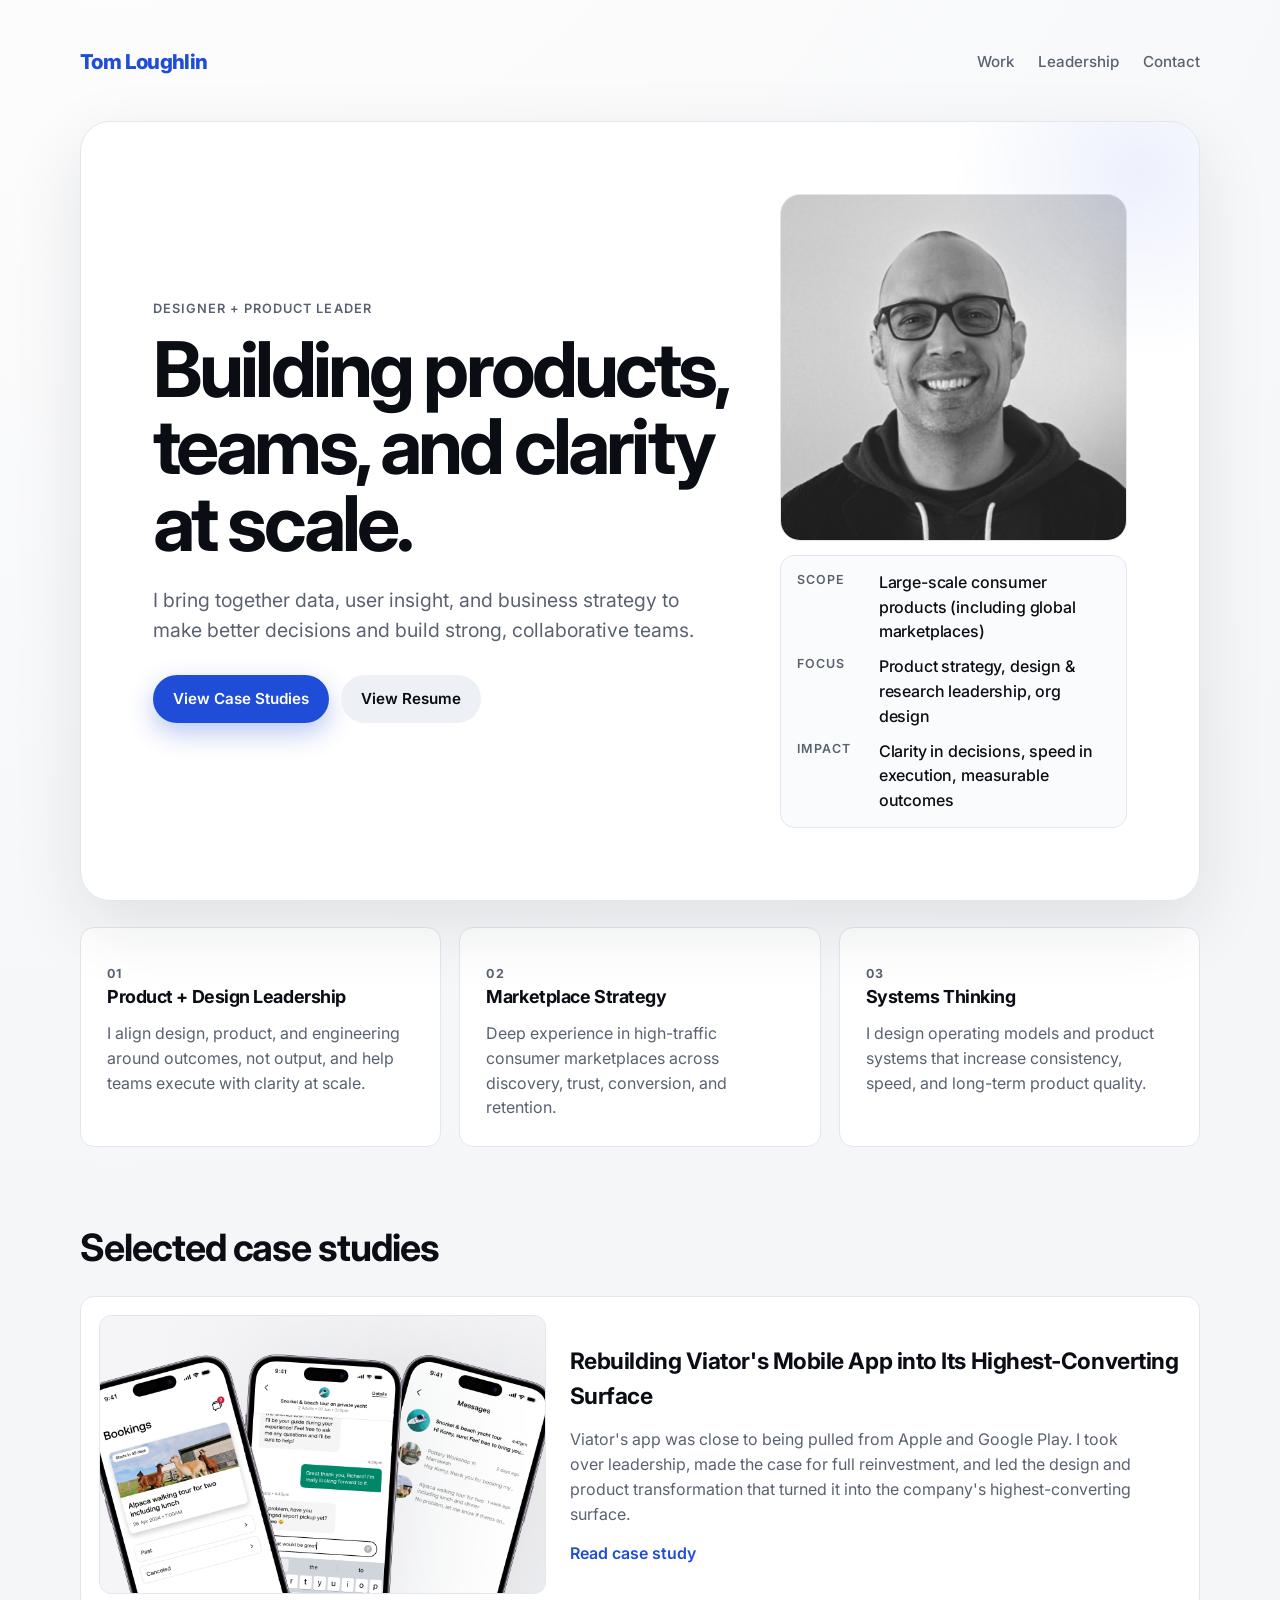
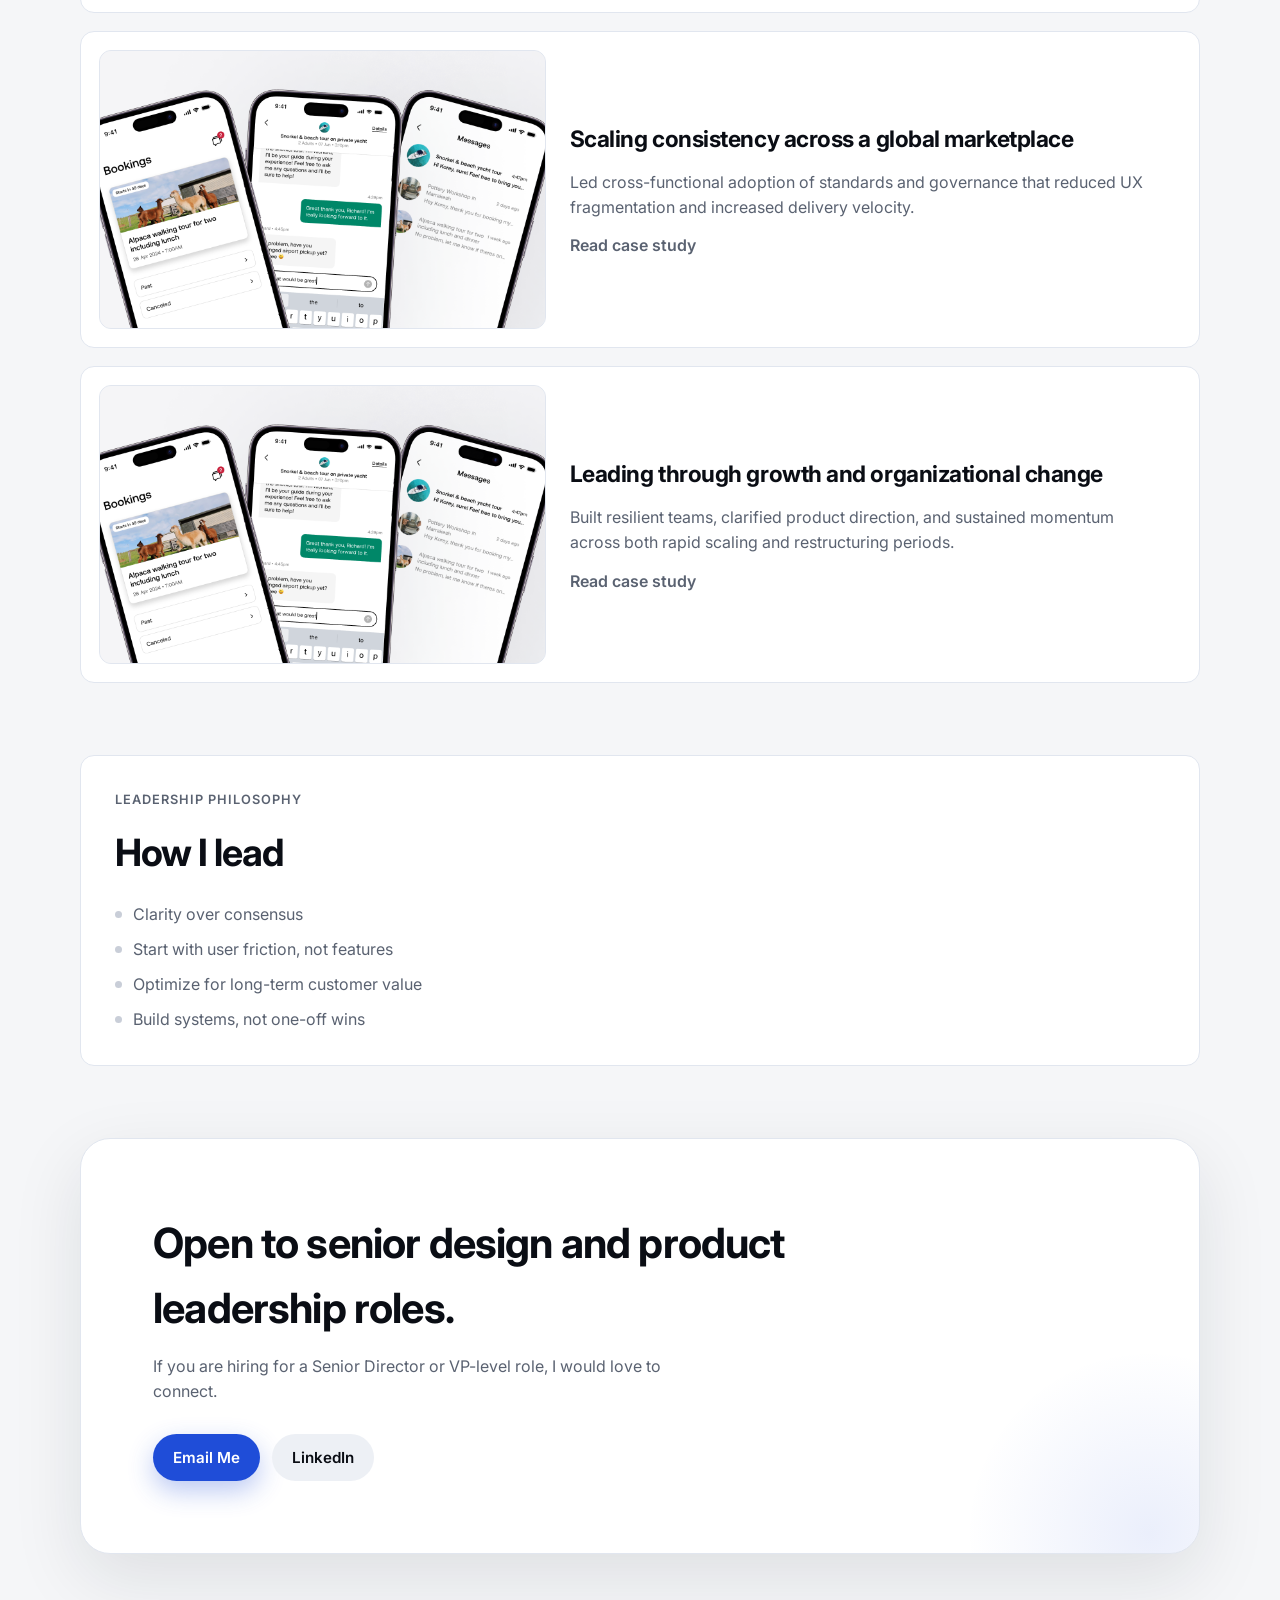
<file: index.html>
<!doctype html>
<html lang="en">
  <head>
    <meta charset="UTF-8" />
    <meta name="viewport" content="width=device-width, initial-scale=1.0" />
    <title>Tom Loughlin | Design + Product Leadership</title>
    <meta
      name="description"
      content="Portfolio site showcasing design and product leadership, marketplace strategy, and systems-level impact."
    />
    <link rel="preconnect" href="https://fonts.googleapis.com" />
    <link rel="preconnect" href="https://fonts.gstatic.com" crossorigin />
    <link
      href="https://fonts.googleapis.com/css2?family=Inter:wght@400;500;600;700;800&display=swap"
      rel="stylesheet"
    />
    <link rel="stylesheet" href="styles.css" />
  </head>
  <body>
    <div class="page-shell">
      <header class="site-header">
        <a class="brand" href="index.html" aria-label="Tom Loughlin — home">Tom Loughlin</a>
        <button
          class="nav-toggle"
          type="button"
          aria-expanded="false"
          aria-controls="site-nav"
        >
          <span class="sr-only">Menu</span>
          <span class="nav-toggle-bars" aria-hidden="true"></span>
        </button>
        <nav id="site-nav" class="main-nav" aria-label="Main">
          <a href="#work">Work</a>
          <a href="#leadership">Leadership</a>
          <a href="#contact">Contact</a>
        </nav>
      </header>

      <main>
        <section class="hero">
          <div class="hero-intro">
            <p class="eyebrow">Designer + Product Leader</p>
            <h1>
              Building products, teams, and clarity at scale.
            </h1>
            <p class="hero-copy">
              I bring together data, user insight, and business strategy to
              make better decisions and build strong, collaborative teams.
            </p>
            <div class="hero-actions">
              <a class="button button-primary" href="#work">View Case Studies</a>
              <a class="button button-secondary" href="#contact">View Resume</a>
            </div>
          </div>
          <aside class="hero-profile" aria-label="Portrait and highlights">
            <div class="profile-frame">
              <img
                src="assets/headshot.png"
                alt="Portrait of Tom Loughlin"
              />
            </div>
            <dl class="profile-stats">
              <div>
                <dt>Scope</dt>
                <dd>Large-scale consumer products (including global marketplaces)</dd>
              </div>
              <div>
                <dt>Focus</dt>
                <dd>Product strategy, design &amp; research leadership, org design</dd>
              </div>
              <div>
                <dt>Impact</dt>
                <dd>Clarity in decisions, speed in execution, measurable outcomes</dd>
              </div>
            </dl>
          </aside>
        </section>

        <section id="leadership" class="pillars">
          <article class="pillar-card">
            <p class="pillar-index">01</p>
            <h2>Product + Design Leadership</h2>
            <p>
              I align design, product, and engineering around outcomes, not
              output, and help teams execute with clarity at scale.
            </p>
          </article>
          <article class="pillar-card">
            <p class="pillar-index">02</p>
            <h2>Marketplace Strategy</h2>
            <p>
              Deep experience in high-traffic consumer marketplaces across
              discovery, trust, conversion, and retention.
            </p>
          </article>
          <article class="pillar-card">
            <p class="pillar-index">03</p>
            <h2>Systems Thinking</h2>
            <p>
              I design operating models and product systems that increase
              consistency, speed, and long-term product quality.
            </p>
          </article>
        </section>

        <section id="work" class="work">
          <div class="section-header">
            <h2>Selected case studies</h2>
          </div>
          <div class="case-study-grid">
            <a
              class="case-study-card"
              href="case-study-viator.html"
              aria-label="Read case study: Rebuilding Viator's Mobile App into Its Highest-Converting Surface"
            >
              <span class="case-study-thumb">
                <img
                  src="assets/case-study-thumb.png"
                  alt=""
                />
              </span>
              <span class="case-study-content">
                <h3>Rebuilding Viator's Mobile App into Its Highest-Converting Surface</h3>
                <p>
                  Viator's app was close to being pulled from Apple and Google
                  Play. I took over leadership, made the case for full
                  reinvestment, and led the design and product transformation that
                  turned it into the company's highest-converting surface.
                </p>
                <span class="case-study-cta">Read case study</span>
              </span>
            </a>

            <div class="case-study-card case-study-card--unavailable">
              <span class="case-study-thumb">
                <img
                  src="assets/case-study-thumb.png"
                  alt=""
                />
              </span>
              <span class="case-study-content">
                <h3>Scaling consistency across a global marketplace</h3>
                <p>
                  Led cross-functional adoption of standards and governance that
                  reduced UX fragmentation and increased delivery velocity.
                </p>
                <span class="case-study-cta">Read case study</span>
              </span>
            </div>

            <div class="case-study-card case-study-card--unavailable">
              <span class="case-study-thumb">
                <img
                  src="assets/case-study-thumb.png"
                  alt=""
                />
              </span>
              <span class="case-study-content">
                <h3>Leading through growth and organizational change</h3>
                <p>
                  Built resilient teams, clarified product direction, and sustained
                  momentum across both rapid scaling and restructuring periods.
                </p>
                <span class="case-study-cta">Read case study</span>
              </span>
            </div>
          </div>
        </section>

        <section class="principles">
          <div class="section-header">
            <p class="eyebrow">Leadership Philosophy</p>
            <h2>How I lead</h2>
          </div>
          <ul>
            <li>Clarity over consensus</li>
            <li>Start with user friction, not features</li>
            <li>Optimize for long-term customer value</li>
            <li>Build systems, not one-off wins</li>
          </ul>
        </section>

        <section id="contact" class="contact">
          <h2>Open to senior design and product leadership roles.</h2>
          <p>
            If you are hiring for a Senior Director or VP-level role, I would
            love to connect.
          </p>
          <div class="hero-actions">
            <a class="button button-primary" href="mailto:hello@example.com">
              Email Me
            </a>
            <a class="button button-secondary" href="#" target="_blank" rel="noreferrer">
              LinkedIn
            </a>
          </div>
        </section>
      </main>
    </div>
    <script src="main.js" defer></script>
  </body>
</html>
</file>
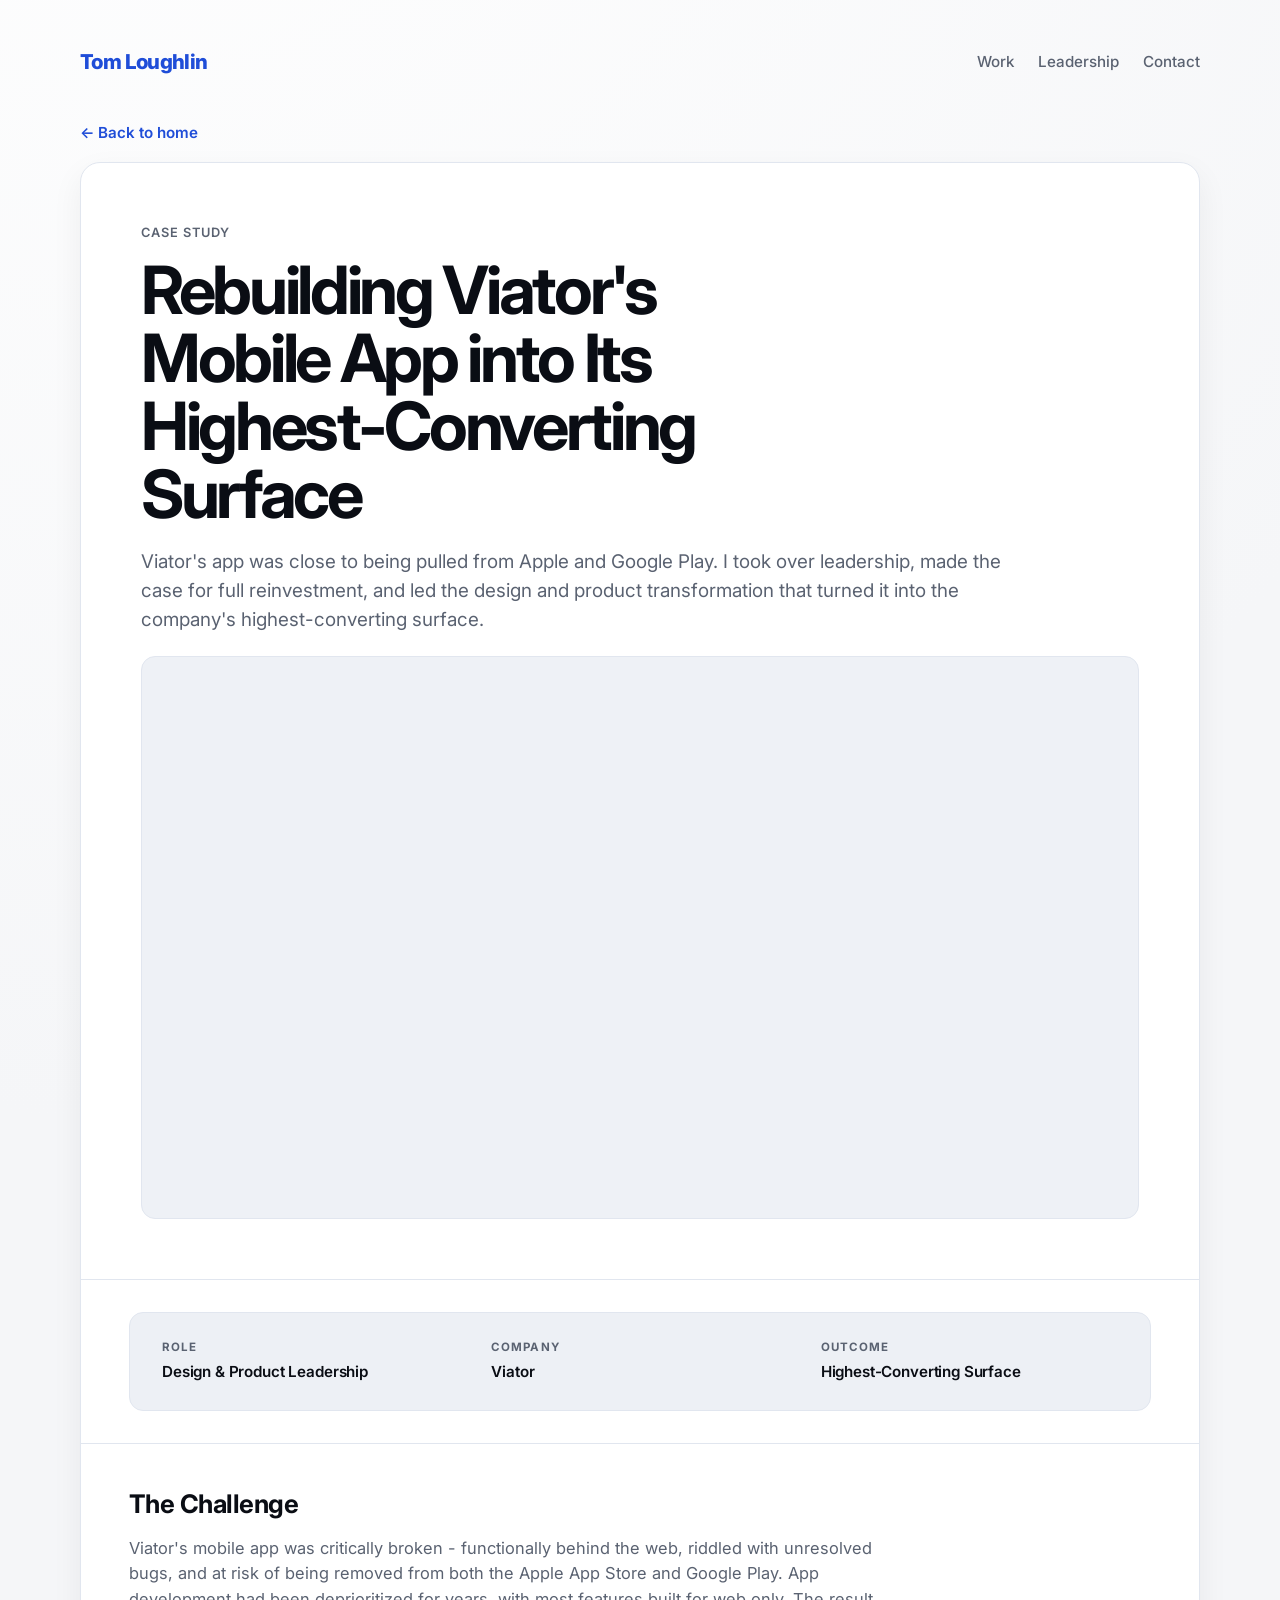
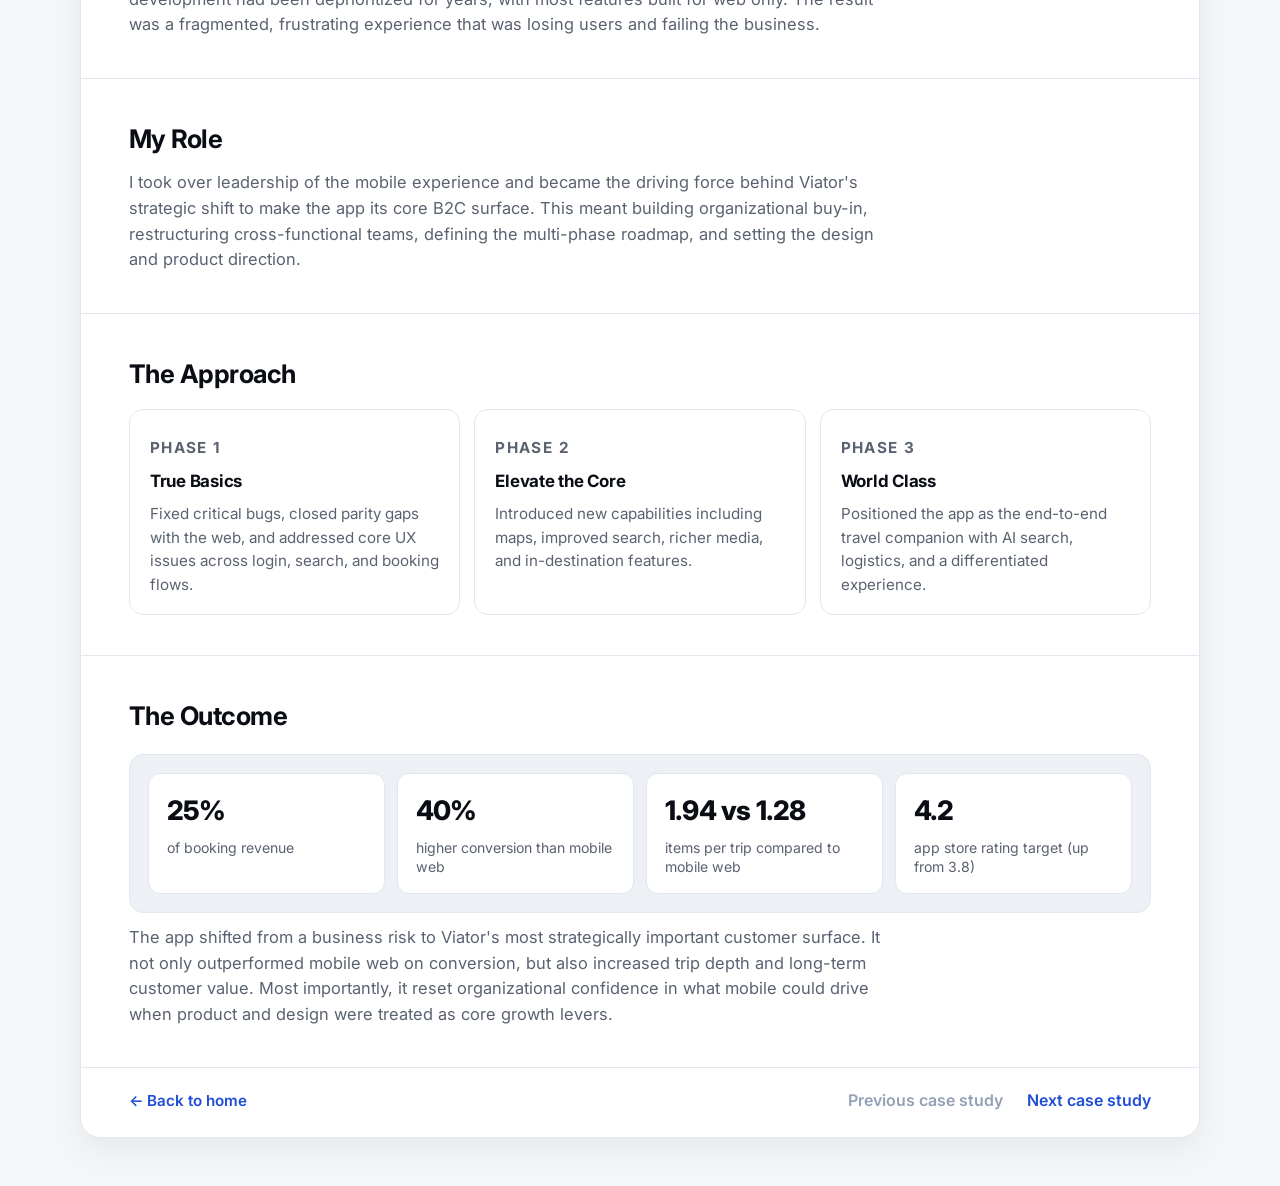
<file: case-study-viator.html>
<!doctype html>
<html lang="en">
  <head>
    <meta charset="UTF-8" />
    <meta name="viewport" content="width=device-width, initial-scale=1.0" />
    <title>Case Study | Rebuilding Viator's Mobile App</title>
    <meta
      name="description"
      content="Case study draft for rebuilding Viator's mobile app into its highest-converting surface."
    />
    <link rel="preconnect" href="https://fonts.googleapis.com" />
    <link rel="preconnect" href="https://fonts.gstatic.com" crossorigin />
    <link
      href="https://fonts.googleapis.com/css2?family=Inter:wght@400;500;600;700;800&display=swap"
      rel="stylesheet"
    />
    <link rel="stylesheet" href="styles.css" />
  </head>
  <body>
    <div class="page-shell">
      <header class="site-header">
        <a class="brand" href="index.html" aria-label="Tom Loughlin — home">Tom Loughlin</a>
        <button
          class="nav-toggle"
          type="button"
          aria-expanded="false"
          aria-controls="site-nav"
        >
          <span class="sr-only">Menu</span>
          <span class="nav-toggle-bars" aria-hidden="true"></span>
        </button>
        <nav id="site-nav" class="main-nav" aria-label="Main">
          <a href="index.html#work">Work</a>
          <a href="index.html#leadership">Leadership</a>
          <a href="index.html#contact">Contact</a>
        </nav>
      </header>

      <main class="case-study-page">
        <a class="case-study-back" href="index.html">← Back to home</a>

        <article class="case-study-panel">
        <section class="case-study-hero">
          <p class="eyebrow">Case Study</p>
          <h1>Rebuilding Viator's Mobile App into Its Highest-Converting Surface</h1>
          <p class="case-study-intro">
            Viator's app was close to being pulled from Apple and Google Play. I took over
            leadership, made the case for full reinvestment, and led the design and product
            transformation that turned it into the company's highest-converting surface.
          </p>
          <div class="case-study-hero-video">
            <video autoplay muted loop playsinline preload="metadata">
              <source src="assets/explore-2.mp4" type="video/mp4" />
              <source src="assets/explore (2).mov" type="video/quicktime" />
              Your browser does not support embedded video.
            </video>
          </div>
        </section>

        <section class="context-strip case-study-callout" aria-label="Case study context">
          <div class="context-item">
            <p class="context-label">Role</p>
            <p class="context-value">Design &amp; Product Leadership</p>
          </div>
          <div class="context-item">
            <p class="context-label">Company</p>
            <p class="context-value">Viator</p>
          </div>
          <div class="context-item">
            <p class="context-label">Outcome</p>
            <p class="context-value">Highest-Converting Surface</p>
          </div>
        </section>

        <section class="case-study-block">
          <h2>The Challenge</h2>
          <p>
            Viator's mobile app was critically broken - functionally behind the web, riddled with
            unresolved bugs, and at risk of being removed from both the Apple App Store and Google
            Play. App development had been deprioritized for years, with most features built for
            web only. The result was a fragmented, frustrating experience that was losing users and
            failing the business.
          </p>
        </section>

        <section class="case-study-block">
          <h2>My Role</h2>
          <p>
            I took over leadership of the mobile experience and became the driving force behind
            Viator's strategic shift to make the app its core B2C surface. This meant building
            organizational buy-in, restructuring cross-functional teams, defining the multi-phase
            roadmap, and setting the design and product direction.
          </p>
        </section>

        <section class="case-study-block">
          <h2>The Approach</h2>
          <div class="approach-grid">
            <article class="phase-card case-study-callout">
              <p class="phase-label">Phase 1</p>
              <h3>True Basics</h3>
              <p>
                Fixed critical bugs, closed parity gaps with the web, and addressed core UX issues
                across login, search, and booking flows.
              </p>
            </article>

            <article class="phase-card case-study-callout">
              <p class="phase-label">Phase 2</p>
              <h3>Elevate the Core</h3>
              <p>
                Introduced new capabilities including maps, improved search, richer media, and
                in-destination features.
              </p>
            </article>

            <article class="phase-card case-study-callout">
              <p class="phase-label">Phase 3</p>
              <h3>World Class</h3>
              <p>
                Positioned the app as the end-to-end travel companion with AI search, logistics,
                and a differentiated experience.
              </p>
            </article>
          </div>
        </section>

        <section class="case-study-block">
          <h2>The Outcome</h2>
          <div class="outcome-stats case-study-callout">
            <article class="outcome-stat">
              <p class="outcome-number">25%</p>
              <p class="outcome-label">of booking revenue</p>
            </article>
            <article class="outcome-stat">
              <p class="outcome-number">40%</p>
              <p class="outcome-label">higher conversion than mobile web</p>
            </article>
            <article class="outcome-stat">
              <p class="outcome-number">1.94 vs 1.28</p>
              <p class="outcome-label">items per trip compared to mobile web</p>
            </article>
            <article class="outcome-stat">
              <p class="outcome-number">4.2</p>
              <p class="outcome-label">app store rating target (up from 3.8)</p>
            </article>
          </div>
          <p class="outcome-wrap">
            The app shifted from a business risk to Viator's most strategically important customer
            surface. It not only outperformed mobile web on conversion, but also increased trip
            depth and long-term customer value. Most importantly, it reset organizational confidence
            in what mobile could drive when product and design were treated as core growth levers.
          </p>
        </section>

        <nav class="case-study-footer-nav" aria-label="Case study navigation">
          <a class="case-study-back" href="index.html">← Back to home</a>
          <div class="case-study-footer-nav-actions">
            <a href="#" aria-disabled="true">Previous case study</a>
            <a href="#">Next case study</a>
          </div>
        </nav>
        </article>
      </main>
    </div>
    <script src="main.js" defer></script>
  </body>
</html>
</file>
<file: styles.css>
:root {
  --bg: #f5f6f8;
  --surface: #ffffff;
  --text: #0a0d14;
  --muted: #5a6271;
  --line: #e1e6ef;
  --accent: #0e1116;
  --accent-quiet: #edf0f5;
  --link: #1f4dd8;
  --radius-xl: 30px;
  --radius-lg: 20px;
  --radius-md: 14px;
  --shadow: 0 24px 70px rgba(15, 25, 40, 0.1);
}

*,
*::before,
*::after {
  box-sizing: border-box;
}

html,
body {
  margin: 0;
  padding: 0;
}

body {
  font-family: "Inter", -apple-system, BlinkMacSystemFont, "Segoe UI", sans-serif;
  background:
    radial-gradient(circle at 9% -15%, #ffffff 0, #f5f6f8 45%),
    linear-gradient(180deg, #f8f9fb 0%, #f4f6f9 100%);
  color: var(--text);
  line-height: 1.55;
  -webkit-font-smoothing: antialiased;
}

a {
  color: inherit;
  text-decoration: none;
}

.page-shell {
  width: min(1120px, calc(100% - 48px));
  margin: 24px auto 48px;
}

.site-header {
  display: flex;
  justify-content: space-between;
  align-items: center;
  padding: 20px 0 18px;
  margin-bottom: 22px;
}

.brand {
  font-weight: 800;
  letter-spacing: -0.03em;
  color: var(--link);
  font-size: clamp(1.28rem, 1.55vw, 1.5rem);
}

.nav-toggle {
  display: none;
  align-items: center;
  justify-content: center;
  width: 44px;
  height: 44px;
  border-radius: 12px;
  border: 0;
  background: transparent;
  padding: 0;
  cursor: pointer;
}

.nav-toggle:focus-visible {
  outline: 2px solid rgba(31, 77, 216, 0.35);
  outline-offset: 2px;
}

.nav-toggle-bars,
.nav-toggle-bars::before,
.nav-toggle-bars::after {
  display: block;
  width: 18px;
  height: 2px;
  background: var(--text);
  border-radius: 2px;
  position: relative;
  transition: transform 0.2s ease, opacity 0.2s ease, top 0.2s ease;
}

.nav-toggle-bars::before,
.nav-toggle-bars::after {
  content: "";
  position: absolute;
  left: 0;
}

.nav-toggle-bars::before {
  top: -6px;
}

.nav-toggle-bars::after {
  top: 6px;
}

body.nav-open .nav-toggle-bars {
  background: transparent;
}

body.nav-open .nav-toggle-bars::before {
  top: 0;
  transform: rotate(45deg);
}

body.nav-open .nav-toggle-bars::after {
  top: 0;
  transform: rotate(-45deg);
}

.sr-only {
  position: absolute;
  width: 1px;
  height: 1px;
  padding: 0;
  margin: -1px;
  overflow: hidden;
  clip: rect(0, 0, 0, 0);
  white-space: nowrap;
  border: 0;
}

.main-nav {
  display: flex;
  gap: 24px;
  color: var(--muted);
  font-weight: 500;
  font-size: 0.95rem;
}

.main-nav a {
  padding: 6px 0;
  border-bottom: 1px solid transparent;
  transition: color 0.2s ease, border-color 0.2s ease;
}

.main-nav a:hover {
  color: var(--link);
  border-bottom-color: rgba(31, 77, 216, 0.35);
}

.hero,
.contact {
  background: var(--surface);
  border: 1px solid var(--line);
  border-radius: var(--radius-xl);
  box-shadow: var(--shadow);
  padding: clamp(32px, 6vw, 72px);
}

.hero {
  display: grid;
  grid-template-columns: minmax(0, 1.25fr) minmax(280px, 0.75fr);
  gap: clamp(22px, 5vw, 48px);
  align-items: center;
  position: relative;
  overflow: hidden;
}

.hero::after {
  content: "";
  position: absolute;
  width: 380px;
  height: 380px;
  border-radius: 50%;
  right: -130px;
  top: -140px;
  background: radial-gradient(circle, rgba(31, 77, 216, 0.08) 0%, rgba(31, 77, 216, 0) 70%);
  pointer-events: none;
}

.eyebrow {
  margin: 0 0 14px;
  color: var(--muted);
  font-weight: 600;
  font-size: 0.8rem;
  letter-spacing: 0.08em;
  text-transform: uppercase;
}

h1 {
  margin: 0;
  max-width: 15ch;
  font-size: clamp(2.35rem, 6vw, 4.95rem);
  line-height: 1;
  letter-spacing: -0.05em;
}

.hero-copy {
  margin: 22px 0 0;
  color: var(--muted);
  font-size: clamp(1.03rem, 2vw, 1.22rem);
  max-width: 48ch;
}

.hero-actions {
  display: flex;
  gap: 12px;
  margin-top: 30px;
  flex-wrap: wrap;
}

.button {
  display: inline-flex;
  align-items: center;
  justify-content: center;
  border-radius: 999px;
  padding: 12px 20px;
  font-weight: 600;
  font-size: 0.95rem;
  transition: transform 0.2s ease, opacity 0.2s ease, background-color 0.2s ease,
    box-shadow 0.2s ease;
}

.button:hover {
  transform: translateY(-1px);
}

.button-primary {
  background: var(--link);
  color: #ffffff;
  box-shadow: 0 10px 26px rgba(31, 77, 216, 0.3);
}

.button-primary:hover {
  background: #1843c2;
}

.button-secondary {
  background: var(--accent-quiet);
  color: var(--text);
}

.button-secondary:hover {
  background: #e6ebf3;
}

.hero-profile {
  display: grid;
  gap: 14px;
}

.profile-frame {
  border-radius: var(--radius-lg);
  overflow: hidden;
  border: 1px solid var(--line);
  background: #d6d8de;
  aspect-ratio: 1 / 1;
  box-shadow: inset 0 0 0 1px rgba(255, 255, 255, 0.4);
  position: relative;
  isolation: isolate;
}

.profile-frame img {
  width: 100%;
  height: 100%;
  object-fit: cover;
  display: block;
  filter: grayscale(100%);
}

.profile-frame::before {
  content: "";
  position: absolute;
  inset: -35%;
  pointer-events: none;
  mix-blend-mode: screen;
  opacity: 0;
  background: linear-gradient(
    115deg,
    rgba(255, 255, 255, 0) 42%,
    rgba(255, 255, 255, 0.08) 48%,
    rgba(255, 255, 255, 0.55) 50%,
    rgba(255, 255, 255, 0.1) 52%,
    rgba(255, 255, 255, 0) 58%
  );
  transform: translateX(-62%) rotate(12deg);
  animation: lensFlarePassOnce 2.8s cubic-bezier(0.18, 0.82, 0.18, 1) 1 both;
  will-change: transform, opacity;
}

@keyframes lensFlarePassOnce {
  0% {
    transform: translateX(-62%) rotate(12deg);
    opacity: 0;
  }
  12% {
    opacity: 0.42;
  }
  55% {
    transform: translateX(22%) rotate(12deg);
    opacity: 0.55;
  }
  100% {
    transform: translateX(62%) rotate(12deg);
    opacity: 0;
  }
}

@media (prefers-reduced-motion: reduce) {
  .profile-frame::before {
    animation: none;
    opacity: 0;
    transform: translateX(-62%) rotate(12deg);
    will-change: auto;
  }
}

.profile-stats {
  margin: 0;
  border: 1px solid var(--line);
  border-radius: var(--radius-md);
  background: #fafbfc;
  padding: 14px 16px;
  display: grid;
  gap: 10px;
}

.profile-stats div {
  display: grid;
  grid-template-columns: 70px 1fr;
  gap: 12px;
}

.profile-stats dt {
  margin: 0;
  color: var(--muted);
  font-size: 0.78rem;
  text-transform: uppercase;
  letter-spacing: 0.08em;
  font-weight: 600;
}

.profile-stats dd {
  margin: 0;
  color: var(--text);
  font-weight: 500;
  letter-spacing: -0.01em;
}

.pillars {
  display: grid;
  gap: 18px;
  grid-template-columns: repeat(3, minmax(0, 1fr));
  margin-top: 26px;
}

.pillar-card,
.case-study-card,
.principles {
  background: var(--surface);
  border: 1px solid var(--line);
  border-radius: var(--radius-md);
}

.pillar-card {
  padding: 26px;
}

.pillar-index {
  margin: 0 0 14px;
  color: rgba(31, 77, 216, 0.6);
  font-size: 0.78rem;
  letter-spacing: 0.1em;
  text-transform: uppercase;
  font-weight: 700;
}

.pillar-card h2 {
  margin: 0;
  font-size: 1.12rem;
  letter-spacing: -0.025em;
}

.pillar-card p {
  margin: 10px 0 0;
  color: var(--muted);
}

.work {
  margin-top: 72px;
}

.section-header h2 {
  margin: 0;
  max-width: 24ch;
  font-size: clamp(1.6rem, 4vw, 2.35rem);
  letter-spacing: -0.028em;
}

.case-study-grid {
  margin-top: 18px;
  display: grid;
  gap: 18px;
}

.case-study-card {
  display: grid;
  grid-template-columns: minmax(240px, 0.95fr) minmax(0, 1.3fr);
  gap: 24px;
  align-items: stretch;
  padding: 18px;
  transition: transform 0.2s ease, box-shadow 0.2s ease;
}

a.case-study-card {
  color: inherit;
  cursor: pointer;
}

a.case-study-card:hover {
  transform: translateY(-2px);
  box-shadow: 0 10px 24px rgba(15, 24, 39, 0.08);
}

a.case-study-card:focus-visible {
  outline: 2px solid rgba(31, 77, 216, 0.45);
  outline-offset: 3px;
}

.case-study-card--unavailable {
  cursor: default;
}

.case-study-thumb {
  display: block;
  border-radius: 12px;
  overflow: hidden;
  border: 1px solid var(--line);
  background: #eff2f7;
  aspect-ratio: 16 / 10;
}

.case-study-thumb img {
  width: 100%;
  height: 100%;
  object-fit: cover;
  display: block;
}

.case-study-content {
  display: grid;
  align-content: center;
  gap: 14px;
}

.case-study-content h3 {
  margin: 0;
  font-size: clamp(1.12rem, 2vw, 1.42rem);
  letter-spacing: -0.02em;
}

.case-study-content p {
  margin: 0;
  color: var(--muted);
  max-width: 58ch;
}

.case-study-cta {
  width: fit-content;
  font-weight: 600;
  color: var(--link);
}

.case-study-card--unavailable .case-study-cta {
  color: var(--muted);
}

.principles {
  margin-top: 72px;
  padding: 34px;
}

.principles ul {
  margin: 20px 0 0;
  padding: 0;
  list-style: none;
  display: grid;
  gap: 10px;
  color: var(--muted);
}

.principles li {
  position: relative;
  padding-left: 18px;
}

.principles li::before {
  content: "";
  width: 7px;
  height: 7px;
  border-radius: 50%;
  background: #c9ced8;
  position: absolute;
  left: 0;
  top: 0.58em;
}

.contact {
  margin-top: 72px;
  position: relative;
  overflow: hidden;
}

.contact::after {
  content: "";
  position: absolute;
  inset: auto -140px -170px auto;
  width: 380px;
  height: 380px;
  border-radius: 50%;
  background: radial-gradient(circle, rgba(31, 77, 216, 0.09) 0%, rgba(31, 77, 216, 0) 68%);
  pointer-events: none;
}

.contact h2 {
  margin: 0;
  max-width: 26ch;
  font-size: clamp(1.8rem, 4vw, 2.6rem);
  letter-spacing: -0.02em;
}

.contact p {
  margin: 14px 0 0;
  color: var(--muted);
  max-width: 54ch;
}

.case-study-page {
  display: grid;
  gap: 0;
}

.case-study-panel {
  background: #ffffff;
  border: 1px solid var(--line);
  border-radius: var(--radius-lg);
  box-shadow: 0 12px 32px rgba(15, 24, 39, 0.06);
  overflow: hidden;
}

.case-study-callout {
  background: var(--accent-quiet);
  border: 1px solid var(--line);
  border-radius: var(--radius-md);
}

.case-study-back {
  display: inline-flex;
  align-items: center;
  width: fit-content;
  margin: 0 0 18px;
  font-weight: 600;
  color: var(--link);
  font-size: 0.95rem;
}

.case-study-back:hover {
  color: #1843c2;
}

.case-study-back:focus-visible {
  outline: 2px solid rgba(31, 77, 216, 0.45);
  outline-offset: 3px;
  border-radius: 4px;
}

.case-study-panel .case-study-hero {
  padding: clamp(30px, 5vw, 60px);
  margin: 0;
  border-bottom: 1px solid var(--line);
}

.case-study-hero {
  padding: clamp(30px, 5vw, 60px);
  margin-bottom: 16px;
}

.case-study-hero h1 {
  font-size: clamp(2.3rem, 5.2vw, 4.4rem);
  max-width: 14ch;
  line-height: 1.02;
}

.case-study-intro {
  margin: 18px 0 0;
  color: var(--muted);
  max-width: 74ch;
  font-size: clamp(1rem, 1.8vw, 1.18rem);
}

.case-study-hero-video {
  margin-top: 22px;
  border: 1px solid var(--line);
  border-radius: 14px;
  overflow: hidden;
  background: #eef1f6;
}

.case-study-hero-video video {
  width: 100%;
  display: block;
  object-fit: cover;
  aspect-ratio: 16 / 9;
}

.context-strip {
  margin: 0 0 18px;
  padding: 12px 18px;
  display: grid;
  gap: 12px;
  grid-template-columns: repeat(3, minmax(0, 1fr));
}

.case-study-panel .context-strip {
  margin: clamp(20px, 3vw, 32px) clamp(20px, 4vw, 48px);
  padding: 18px 22px;
}

.context-item {
  padding: 8px 10px;
}

.context-label {
  margin: 0;
  color: var(--muted);
  font-size: 0.72rem;
  letter-spacing: 0.09em;
  text-transform: uppercase;
  font-weight: 700;
}

.context-value {
  margin: 4px 0 0;
  color: var(--text);
  font-size: 0.95rem;
  letter-spacing: -0.01em;
  font-weight: 600;
}

.case-study-media {
  padding: 0;
  overflow: hidden;
}

.case-study-media img {
  width: 100%;
  display: block;
  object-fit: cover;
  aspect-ratio: 16 / 7;
}

.case-study-block {
  padding: 30px 8px;
  border-top: 1px solid var(--line);
}

.case-study-panel .case-study-block {
  padding: clamp(28px, 4vw, 40px) clamp(20px, 4vw, 48px);
}

.case-study-block h2 {
  margin: 0;
  font-size: clamp(1.3rem, 2vw, 1.6rem);
  letter-spacing: -0.02em;
}

.case-study-block > p {
  margin: 12px 0 0;
  color: var(--muted);
  max-width: 76ch;
  font-size: 1.03rem;
}

.approach-grid {
  margin-top: 16px;
  display: grid;
  gap: 14px;
  grid-template-columns: repeat(3, minmax(0, 1fr));
}

.phase-card {
  padding: 18px 20px;
}

.case-study-panel .phase-card.case-study-callout {
  background: #ffffff;
}

.phase-label {
  margin: 0;
  color: var(--muted);
  font-size: 0.73rem;
  text-transform: uppercase;
  letter-spacing: 0.09em;
  font-weight: 700;
}

.phase-card h3 {
  margin: 8px 0 0;
  font-size: 1.06rem;
  letter-spacing: -0.015em;
}

.phase-card p {
  margin: 8px 0 0;
  color: var(--muted);
  font-size: 0.95rem;
}

.outcome-stats {
  margin-top: 16px;
  display: grid;
  gap: 12px;
  grid-template-columns: repeat(4, minmax(0, 1fr));
}

.case-study-panel .outcome-stats.case-study-callout {
  margin-top: 18px;
  padding: 18px;
}

.outcome-stat {
  border: 1px solid var(--line);
  border-radius: 12px;
  padding: 16px 18px;
  background: #ffffff;
}

.outcome-number {
  margin: 0;
  font-size: clamp(1.24rem, 2.1vw, 1.8rem);
  letter-spacing: -0.03em;
  font-weight: 800;
  color: var(--text);
}

.outcome-label {
  margin: 6px 0 0;
  color: var(--muted);
  font-size: 0.88rem;
  line-height: 1.4;
}

.outcome-wrap {
  margin-top: 16px;
}

.case-study-panel .case-study-footer-nav {
  margin-top: 0;
  padding: 20px clamp(20px, 4vw, 48px) 24px;
}

.case-study-footer-nav {
  margin-top: 14px;
  padding: 18px 0 8px;
  border-top: 1px solid var(--line);
  display: flex;
  flex-wrap: wrap;
  justify-content: space-between;
  align-items: center;
  gap: 14px 24px;
}

.case-study-footer-nav .case-study-back {
  margin: 0;
}

.case-study-footer-nav-actions {
  display: flex;
  flex-wrap: wrap;
  gap: 14px 24px;
}

.case-study-footer-nav-actions a {
  color: var(--link);
  font-weight: 600;
}

.case-study-footer-nav a[aria-disabled="true"] {
  color: #94a0b3;
  pointer-events: none;
}

@media (max-width: 980px) {
  .hero {
    grid-template-columns: 1fr;
  }

  .hero-profile {
    max-width: 430px;
  }

  .pillars {
    grid-template-columns: 1fr;
  }

  .case-study-card {
    grid-template-columns: 1fr;
    gap: 14px;
  }

  .case-study-content {
    gap: 12px;
  }

  .section-header h2 {
    max-width: none;
  }

  .context-strip {
    grid-template-columns: 1fr;
  }

  .approach-grid {
    grid-template-columns: 1fr;
  }

  .outcome-stats {
    grid-template-columns: 1fr;
  }
}

@media (max-width: 720px) {
  .page-shell {
    width: min(1120px, calc(100% - 28px));
    margin-top: 16px;
  }

  .site-header {
    display: grid;
    grid-template-columns: 1fr auto;
    align-items: center;
    column-gap: 12px;
    row-gap: 8px;
    padding: 14px 0 10px;
    margin-bottom: 12px;
  }

  .brand {
    grid-column: 1;
  }

  .nav-toggle {
    display: inline-flex;
    grid-column: 2;
    justify-self: end;
  }

  .main-nav {
    display: none;
    grid-column: 1 / -1;
    flex-direction: column;
    gap: 12px;
    width: 100%;
    padding: 12px 14px;
    border: 1px solid var(--line);
    border-radius: 14px;
    background: #ffffff;
  }

  body.nav-open .main-nav {
    display: flex;
  }

  .main-nav a {
    padding: 10px 2px;
    border-bottom: 1px solid transparent;
  }

  .hero,
  .contact {
    padding: 26px;
  }

  .case-study-hero {
    padding: 24px;
  }

  .case-study-block {
    padding: 24px 0;
  }
}
</file>
